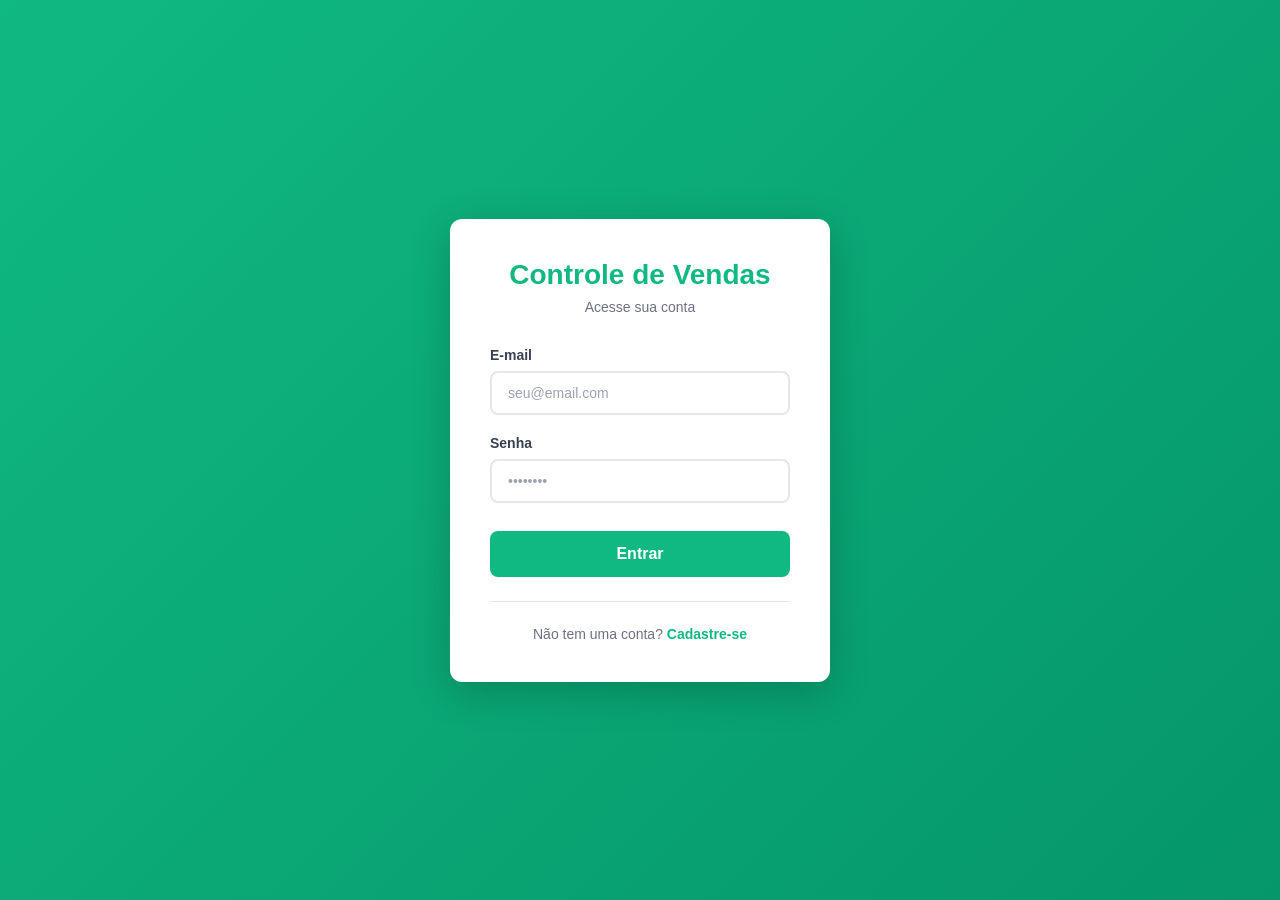
<file: src/main/resources/static/index.html>
<!DOCTYPE html>
<html lang="pt-BR">
<head>
    <meta charset="UTF-8">
    <meta name="viewport" content="width=device-width, initial-scale=1.0">
    <title>Dashboard - Controle de Vendas</title>
    <link rel="stylesheet" href="css/style.css">
</head>
<body>
    <div class="container">
        <!-- SIDEBAR -->
        <aside class="sidebar">
            <div class="sidebar-header">
                <h2>Menu</h2>
                <button id="btn-logout" class="btn-logout" onclick="logout()">Sair</button>
            </div>
            <nav class="sidebar-nav">
                <ul>
                    <li>
                        <a href="#" class="nav-item active" data-page="dashboard">
                            📊 Dashboard
                        </a>
                    </li>
                    <li>
                        <a href="#" class="nav-item" data-page="cadastro-cliente">
                            👤 Cadastrar Cliente
                        </a>
                    </li>
                    <li>
                        <a href="#" class="nav-item" data-page="cadastro-produto">
                            📦 Cadastrar Produto
                        </a>
                    </li>
                    <li>
                        <a href="#" class="nav-item" data-page="cadastro-venda">
                            💳 Cadastrar Venda
                        </a>
                    </li>
                    <li>
                        <a href="#" class="nav-item" data-page="listar-clientes">
                            📋 Listar Clientes
                        </a>
                    </li>
                    <li>
                        <a href="#" class="nav-item" data-page="listar-produtos">
                            📋 Listar Produtos
                        </a>
                    </li>
                </ul>
            </nav>
        </aside>
        <!-- CONTEÚDO DINÂMICO -->
        <main class="conteudo-principal">
            <div id="conteudo-dinamico">
                <!-- Dashboard inicial -->
                <div id="dashboard" class="page active">
                    <div class="page-header">
                        <h1>Dashboard</h1>
                    </div>
                    <div class="dashboard-content">
                        <div class="card">
                            <h3>Total de Clientes</h3>
                            <p class="numero" id="total-clientes">0</p>
                        </div>
                        <div class="card">
                            <h3>Total de Produtos</h3>
                            <p class="numero" id="total-produtos">0</p>
                        </div>
                        <div class="card">
                            <h3>Total de Vendas</h3>
                            <p class="numero" id="total-vendas">0</p>
                        </div>
                    </div>
                </div>
                <!-- Cadastro de Cliente -->
                <div id="cadastro-cliente" class="page">
                    <div class="page-header">
                        <h1>Cadastrar Cliente</h1>
                    </div>
                    <form id="form-cliente" class="form-container">
                        <div class="form-group">
                            <label for="cliente-nome">Nome:</label>
                            <input type="text" id="cliente-nome" name="nome" required>
                        </div>
                        <div class="form-group">
                            <label for="cliente-cpf">CPF:</label>
                            <input type="text" id="cliente-cpf" name="cpf" placeholder="000.000.000-00" required>
                        </div>
                        <div class="form-group">
                            <label for="cliente-telefone">Telefone:</label>
                            <input type="tel" id="cliente-telefone" name="telefone" required>
                        </div>
                        <div class="form-group">
                            <label for="cliente-tamanho">Tamanho:</label>
                            <input type="text" id="cliente-tamanho" name="tamanho" placeholder="P, M, G, etc..." required>
                        </div>
                        <div class="form-group">
                            <label for="cliente-foto">Foto do Cliente:</label>
                            <input type="file" id="cliente-foto" name="foto" accept="image/*" required>
                            <small>Selecione uma imagem para upload</small>
                        </div>
                        <!-- Seção de Endereços -->
                        <div class="endereco-section">
                            <div class="endereco-header">
                                <h3>Endereços</h3>
                                <button type="button" id="btn-adicionar-endereco" class="btn-add">+ Adicionar Endereço</button>
                            </div>
                            <div id="lista-enderecos" class="endereco-lista">
                                <!-- Endereços serão adicionados aqui dinamicamente -->
                            </div>
                        </div>
                        <button type="submit" class="btn-submit">Cadastrar Cliente</button>
                    </form>
                    <div id="mensagem-cliente" class="mensagem"></div>
                </div>
                <!-- Modal para Adicionar Endereço -->
                <div id="modal-endereco" class="modal">
                    <div class="modal-content">
                        <span class="modal-close">&times;</span>
                        <h2>Adicionar Endereço</h2>
                        <form id="form-endereco" class="form-endereco">
                            <div class="form-group">
                                <label for="endereco-nome">Nome do Endereço:</label>
                                <input type="text" id="endereco-nome" name="nome" placeholder="Ex: Casa, Trabalho" required>
                            </div>
                            <div class="form-group">
                                <label for="endereco-cpe">CEP:</label>
                                <input type="text" id="endereco-cpe" name="cpe" placeholder="00000-000" required>
                            </div>
                            <div class="form-group">
                                <label for="endereco-rua">Rua:</label>
                                <input type="text" id="endereco-rua" name="rua" required>
                            </div>
                            <div class="form-group">
                                <label for="endereco-numero">Número:</label>
                                <input type="text" id="endereco-numero" name="numero" required>
                            </div>
                            <div class="form-group">
                                <label for="endereco-referencia">Referência:</label>
                                <input type="text" id="endereco-referencia" name="referencia" placeholder="Opcional">
                            </div>
                            <div class="modal-buttons">
                                <button type="submit" class="btn-submit">Adicionar</button>
                                <button type="button" class="btn-cancel" id="btn-cancel-endereco">Cancelar</button>
                            </div>
                        </form>
                    </div>
                </div>
                <!-- Cadastro de Produto -->
                <div id="cadastro-produto" class="page">
                    <div class="page-header">
                        <h1>Cadastrar Produto</h1>
                    </div>
                    <form id="form-produto" class="form-container">
                        <div class="form-group">
                            <label for="produto-nome">Nome do Produto:</label>
                            <input type="text" id="produto-nome" name="nome" required>
                        </div>
                        <div class="form-group">
                            <label for="produto-descricao">Descrição:</label>
                            <textarea id="produto-descricao" name="descricao" rows="4"></textarea>
                        </div>
                        <div class="form-group">
                            <label for="produto-preco">Preço:</label>
                            <input type="number" id="produto-preco" name="preco" step="0.01" required>
                        </div>
                        <div class="form-group">
                            <label for="produto-quantidade">Quantidade em Estoque:</label>
                            <input type="number" id="produto-quantidade" name="quantidade" required>
                        </div>
                        <div class="form-group">
                            <label for="produto-foto">Foto do Produto:</label>
                            <input type="file" id="produto-foto" name="foto" accept="image/*">
                        </div>
                        <button type="submit" class="btn-submit">Cadastrar Produto</button>
                    </form>
                    <div id="mensagem-produto" class="mensagem"></div>
                </div>
                <!-- Cadastro de Venda -->
                <div id="cadastro-venda" class="page">
                    <div class="page-header">
                        <h1>Cadastrar Venda</h1>
                    </div>
                    <form id="form-venda" class="form-container">
                        <div class="form-group">
                            <label for="venda-cliente">Cliente:</label>
                            <select id="venda-cliente" name="clienteId" required>
                                <option value="">Selecione um cliente</option>
                            </select>
                        </div>
                        <div class="form-group">
                            <label for="venda-produto">Produto:</label>
                            <select id="venda-produto" name="produtoId" required>
                                <option value="">Selecione um produto</option>
                            </select>
                        </div>
                        <div class="form-group">
                            <label for="venda-quantidade">Quantidade:</label>
                            <input type="number" id="venda-quantidade" name="quantidade" required>
                        </div>
                        <div class="form-group">
                            <label for="venda-desconto">Desconto (%):</label>
                            <input type="number" id="venda-desconto" name="desconto" min="0" max="100" value="0">
                        </div>
                        <button type="submit" class="btn-submit">Registrar Venda</button>
                    </form>
                    <div id="mensagem-venda" class="mensagem"></div>
                </div>
                <!-- Listar Clientes -->
                <div id="listar-clientes" class="page">
                    <div class="page-header">
                        <h1>Lista de Clientes</h1>
                    </div>
                    <div id="tabela-clientes" class="tabela-lista">
                        <!-- Tabela de clientes será carregada aqui -->
                    </div>
                </div>
                <!-- Listar Produtos -->
                <div id="listar-produtos" class="page">
                    <div class="page-header">
                        <h1>Lista de Produtos</h1>
                    </div>
                    <div id="tabela-produtos" class="tabela-lista">
                        <!-- Tabela de produtos será carregada aqui -->
                    </div>
                </div>
            </div>
        </main>
    </div>
    <script src="javascript/script.js"></script>
</body>
</html>
</file>
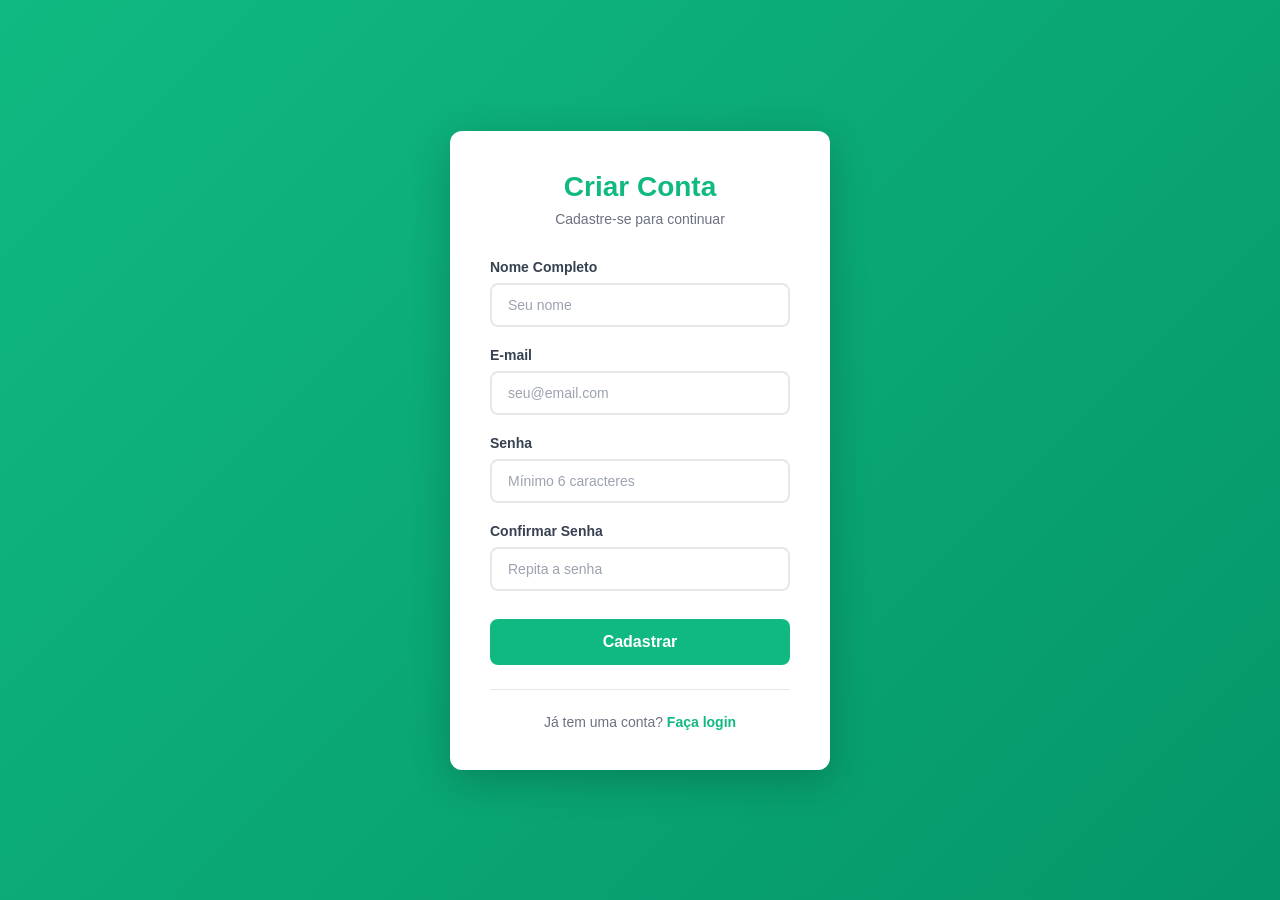
<file: src/main/resources/static/cadastro.html>
<!DOCTYPE html>
<html lang="pt-BR">
<head>
    <meta charset="UTF-8">
    <meta name="viewport" content="width=device-width, initial-scale=1.0">
    <title>Cadastro - Controle de Vendas</title>
    <link rel="stylesheet" href="css/auth.css">
</head>
<body>
    <div class="auth-container">
        <div class="auth-card">
            <div class="auth-header">
                <h1>Criar Conta</h1>
                <p>Cadastre-se para continuar</p>
            </div>
            <form id="cadastro-form" class="auth-form">
                <div class="form-group">
                    <label for="nome">Nome Completo</label>
                    <input type="text" id="nome" name="nome" required placeholder="Seu nome">
                </div>
                <div class="form-group">
                    <label for="email">E-mail</label>
                    <input type="email" id="email" name="email" required placeholder="seu@email.com">
                </div>
                <div class="form-group">
                    <label for="senha">Senha</label>
                    <input type="password" id="senha" name="senha" required placeholder="Mínimo 6 caracteres" minlength="6">
                </div>
                <div class="form-group">
                    <label for="confirmar-senha">Confirmar Senha</label>
                    <input type="password" id="confirmar-senha" name="confirmar-senha" required placeholder="Repita a senha">
                </div>
                <div id="mensagem-cadastro" class="mensagem"></div>
                <button type="submit" class="btn-submit">Cadastrar</button>
            </form>
            <div class="auth-footer">
                <p>Já tem uma conta? <a href="login.html">Faça login</a></p>
            </div>
        </div>
    </div>
    <script src="javascript/auth.js"></script>
</body>
</html>
</file>
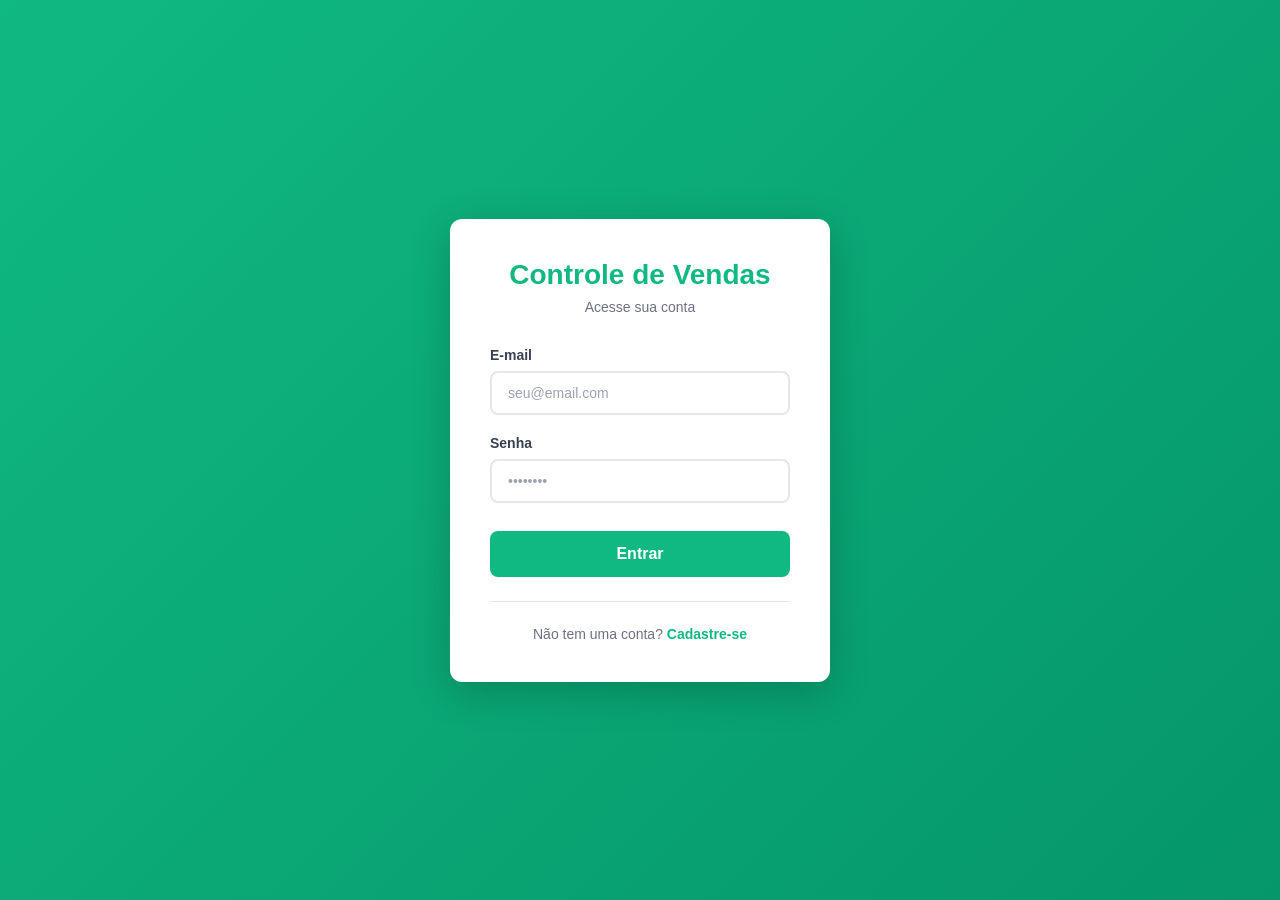
<file: src/main/resources/static/login.html>
<!DOCTYPE html>
<html lang="pt-BR">
<head>
    <meta charset="UTF-8">
    <meta name="viewport" content="width=device-width, initial-scale=1.0">
    <title>Login - Controle de Vendas</title>
    <link rel="stylesheet" href="css/auth.css">
</head>
<body>
    <div class="auth-container">
        <div class="auth-card">
            <div class="auth-header">
                <h1>Controle de Vendas</h1>
                <p>Acesse sua conta</p>
            </div>
            <form id="login-form" class="auth-form">
                <div class="form-group">
                    <label for="email">E-mail</label>
                    <input type="email" id="email" name="email" required placeholder="seu@email.com">
                </div>
                <div class="form-group">
                    <label for="senha">Senha</label>
                    <input type="password" id="senha" name="senha" required placeholder="••••••••">
                </div>
                <div id="mensagem-login" class="mensagem"></div>
                <button type="submit" class="btn-submit">Entrar</button>
            </form>
            <div class="auth-footer">
                <p>Não tem uma conta? <a href="cadastro.html">Cadastre-se</a></p>
            </div>
        </div>
    </div>
    <script src="javascript/auth.js"></script>
</body>
</html>
</file>
<file: src/main/resources/static/css/style.css>
/* ============================
   RESET E ESTILOS GLOBAIS
   ============================ */
* {
    margin: 0;
    padding: 0;
    box-sizing: border-box;
}

body {
    font-family: 'Segoe UI', Tahoma, Geneva, Verdana, sans-serif;
    background-color: #f9fafb;
    color: #333;
}

html, body, #conteudo-dinamico {
    height: 100%;
}

/* ============================
   LAYOUT PRINCIPAL
   ============================ */
.container {
    display: flex;
    height: 100vh;
    background-color: #ffffff;
}

/* ============================
   SIDEBAR (MENU LATERAL)
   ============================ */
.sidebar {
    width: 250px;
    background-color: #ffffff;
    border-right: 1px solid #e5e7eb;
    display: flex;
    flex-direction: column;
    box-shadow: 2px 0 8px rgba(0, 0, 0, 0.05);
}

.sidebar-header {
    padding: 24px 16px;
    border-bottom: 1px solid #e5e7eb;
}

.sidebar-header h2 {
    color: #10b981;
    font-size: 24px;
    font-weight: 600;
}

.btn-logout {
    margin-top: 12px;
    background-color: #fee2e2;
    color: #dc2626;
    border: none;
    padding: 8px 16px;
    border-radius: 6px;
    font-size: 12px;
    font-weight: 600;
    cursor: pointer;
    transition: all 0.3s ease;
    width: 100%;
}

.btn-logout:hover {
    background-color: #fecaca;
}

.sidebar-nav {
    flex: 1;
    padding: 16px 0;
}

.sidebar-nav ul {
    list-style: none;
}

.sidebar-nav li {
    margin: 0;
}

.nav-item {
    display: flex;
    align-items: center;
    padding: 12px 16px;
    color: #6b7280;
    text-decoration: none;
    transition: all 0.3s ease;
    border-left: 5px solid transparent;
    font-size: 14px;
    font-weight: 500;
    cursor: pointer;
}

.nav-item:hover {
    background-color: #f3f4f6;
    color: #10b981;
}

.nav-item.active {
    background-color: #d1fae5;
    color: #065f46;
    border-left-color: #10b981;
}

/* ============================
   CONTEÚDO PRINCIPAL
   ============================ */
.conteudo-principal {
    flex: 1;
    overflow-y: auto;
    padding: 32px;
    background-color: #f9fafb;
}

#conteudo-dinamico {
    width: 100%;
}

.page {
    display: none;
    animation: fadeIn 0.3s ease-in;
}

.page.active {
    display: block;
}

@keyframes fadeIn {
    from {
        opacity: 0;
        transform: translateY(10px);
    }
    to {
        opacity: 1;
        transform: translateY(0);
    }
}

.page-header {
    margin-bottom: 32px;
}

.page-header h1 {
    color: #111827;
    font-size: 32px;
    font-weight: 700;
}

/* ============================
   DASHBOARD
   ============================ */
.dashboard-content {
    display: grid;
    grid-template-columns: repeat(auto-fit, minmax(300px, 1fr));
    gap: 24px;
    margin-top: 24px;
}

.card {
    background-color: #ffffff;
    border-radius: 8px;
    padding: 24px;
    box-shadow: 0 1px 3px rgba(0, 0, 0, 0.1);
    transition: transform 0.3s ease, box-shadow 0.3s ease;
    border-left: 5px solid #10b981;
}

.card:hover {
    transform: translateY(-4px);
    box-shadow: 0 4px 12px rgba(0, 0, 0, 0.15);
}

.card h3 {
    color: #6b7280;
    font-size: 14px;
    font-weight: 600;
    text-transform: uppercase;
    letter-spacing: 0.5px;
    margin-bottom: 16px;
}

.card .numero {
    color: #10b981;
    font-size: 36px;
    font-weight: 700;
}

/* ============================
   FORMULÁRIOS
   ============================ */
.form-container {
    background-color: #ffffff;
    border-radius: 8px;
    padding: 32px;
    box-shadow: 0 1px 3px rgba(0, 0, 0, 0.1);
    max-width: 600px;
}

.form-endereco {
    padding: 0;
}

.form-group {
    margin-bottom: 20px;
    display: flex;
    flex-direction: column;
}

.form-group label {
    font-weight: 600;
    margin-bottom: 8px;
    color: #374151;
    font-size: 14px;
}

.form-group input,
.form-group textarea,
.form-group select {
    padding: 10px 12px;
    border: 1px solid #e5e7eb;
    border-radius: 6px;
    font-size: 14px;
    font-family: inherit;
    transition: border-color 0.3s ease, box-shadow 0.3s ease;
}

.form-group input:focus,
.form-group textarea:focus,
.form-group select:focus {
    outline: none;
    border-color: #10b981;
    box-shadow: 0 0 0 3px rgba(16, 185, 129, 0.1);
}

.form-group textarea {
    resize: vertical;
    min-height: 100px;
}

.form-group small {
    font-size: 12px;
    color: #6b7280;
    margin-top: 4px;
}

/* ============================
   SEÇÃO DE ENDEREÇOS
   ============================ */
.endereco-section {
    margin: 32px 0;
    padding: 24px;
    background-color: #f9fafb;
    border-radius: 8px;
    border: 2px solid #e5e7eb;
}

.endereco-header {
    display: flex;
    justify-content: space-between;
    align-items: center;
    margin-bottom: 20px;
}

.endereco-header h3 {
    color: #111827;
    font-size: 18px;
    margin: 0;
}

.btn-add {
    background-color: #10b981;
    color: white;
    border: none;
    padding: 8px 16px;
    border-radius: 6px;
    font-size: 14px;
    font-weight: 600;
    cursor: pointer;
    transition: background-color 0.3s ease;
}

.btn-add:hover {
    background-color: #059669;
}

.endereco-lista {
    display: grid;
    grid-template-columns: repeat(auto-fill, minmax(250px, 1fr));
    gap: 12px;
}

.endereco-card {
    background-color: #ffffff;
    border: 1px solid #e5e7eb;
    border-radius: 6px;
    padding: 16px;
    position: relative;
    transition: box-shadow 0.3s ease;
}

.endereco-card:hover {
    box-shadow: 0 2px 8px rgba(0, 0, 0, 0.1);
}

.endereco-card h4 {
    margin: 0 0 8px 0;
    color: #10b981;
    font-size: 14px;
    font-weight: 600;
}

.endereco-card p {
    margin: 4px 0;
    font-size: 13px;
    color: #6b7280;
}

.endereco-remove {
    position: absolute;
    top: 8px;
    right: 8px;
    background-color: #ef4444;
    color: white;
    border: none;
    width: 24px;
    height: 24px;
    border-radius: 50%;
    cursor: pointer;
    font-size: 16px;
    display: flex;
    align-items: center;
    justify-content: center;
    transition: background-color 0.3s ease;
}

.endereco-remove:hover {
    background-color: #dc2626;
}

/* ============================
   MODAL
   ============================ */
.modal {
    display: none;
    position: fixed;
    z-index: 1000;
    left: 0;
    top: 0;
    width: 100%;
    height: 100%;
    background-color: rgba(0, 0, 0, 0.5);
    animation: fadeIn 0.3s ease;
}

.modal.active {
    display: flex;
    align-items: center;
    justify-content: center;
}

.modal-content {
    background-color: #ffffff;
    padding: 32px;
    border-radius: 8px;
    box-shadow: 0 10px 40px rgba(0, 0, 0, 0.2);
    max-width: 500px;
    width: 90%;
    position: relative;
    animation: slideIn 0.3s ease;
}

.modal-close {
    position: absolute;
    right: 16px;
    top: 16px;
    font-size: 28px;
    font-weight: bold;
    color: #6b7280;
    cursor: pointer;
    transition: color 0.3s ease;
}

.modal-close:hover {
    color: #111827;
}

.modal-content h2 {
    margin-top: 0;
    margin-bottom: 20px;
    color: #111827;
}

.modal-buttons {
    display: flex;
    gap: 12px;
    margin-top: 24px;
}

.btn-cancel {
    flex: 1;
    background-color: #e5e7eb;
    color: #374151;
    padding: 12px 24px;
    border: none;
    border-radius: 6px;
    font-size: 16px;
    font-weight: 600;
    cursor: pointer;
    transition: background-color 0.3s ease;
}

.btn-cancel:hover {
    background-color: #d1d5db;
}

@keyframes slideIn {
    from {
        transform: translateY(-50px);
        opacity: 0;
    }
    to {
        transform: translateY(0);
        opacity: 1;
    }
}

/* ============================
   BOTÕES
   ============================ */
.btn-submit {
    background-color: #10b981;
    color: #ffffff;
    padding: 12px 24px;
    border: none;
    border-radius: 6px;
    font-size: 16px;
    font-weight: 600;
    cursor: pointer;
    transition: all 0.3s ease;
    margin-top: 12px;
}

.btn-submit:hover {
    background-color: #059669;
    box-shadow: 0 4px 12px rgba(16, 185, 129, 0.3);
}

.btn-submit:active {
    transform: scale(0.98);
}

/* ============================
   MENSAGENS
   ============================ */
.mensagem {
    margin-top: 20px;
    padding: 16px;
    border-radius: 6px;
    font-size: 14px;
    font-weight: 500;
    display: none;
}

.mensagem.success {
    display: block;
    background-color: #d1fae5;
    color: #065f46;
    border-left: 4px solid #10b981;
}

.mensagem.error {
    display: block;
    background-color: #fee2e2;
    color: #7f1d1d;
    border-left: 4px solid #ef4444;
}

/* ============================
   RESPONSIVIDADE
   ============================ */
@media (max-width: 768px) {
    .container {
        flex-direction: column;
    }

    .sidebar {
        width: 100%;
        border-right: none;
        border-bottom: 1px solid #e5e7eb;
        flex-direction: row;
    }

    .sidebar-header {
        border-bottom: none;
        border-right: 1px solid #e5e7eb;
        padding: 16px;
    }

    .sidebar-nav {
        padding: 0;
        flex: 1;
    }

    .sidebar-nav ul {
        display: flex;
        flex-direction: row;
    }

    .sidebar-nav li {
        flex: 1;
    }

    .nav-item {
        justify-content: center;
        border-left: none;
        border-bottom: 5px solid transparent;
    }

    .nav-item.active {
        border-left: none;
        border-bottom-color: #10b981;
    }

    .conteudo-principal {
        padding: 16px;
    }

    .dashboard-content {
        grid-template-columns: 1fr;
    }

    .form-container {
        padding: 16px;
    }
}

@media (max-width: 480px) {
    .page-header h1 {
        font-size: 24px;
    }

    .card {
        padding: 16px;
    }

    .card .numero {
        font-size: 28px;
    }

    .form-container {
        padding: 12px;
    }
}
</file>
<file: src/main/resources/static/css/auth.css>
* {
    margin: 0;
    padding: 0;
    box-sizing: border-box;
}

body {
    font-family: 'Segoe UI', Tahoma, Geneva, Verdana, sans-serif;
    background: linear-gradient(135deg, #10b981 0%, #059669 100%);
    min-height: 100vh;
    display: flex;
    align-items: center;
    justify-content: center;
}

.auth-container {
    width: 100%;
    max-width: 420px;
    padding: 20px;
}

.auth-card {
    background-color: #ffffff;
    border-radius: 12px;
    box-shadow: 0 10px 40px rgba(0, 0, 0, 0.2);
    padding: 40px;
    animation: slideUp 0.5s ease;
}

@keyframes slideUp {
    from {
        opacity: 0;
        transform: translateY(30px);
    }
    to {
        opacity: 1;
        transform: translateY(0);
    }
}

.auth-header {
    text-align: center;
    margin-bottom: 32px;
}

.auth-header h1 {
    color: #10b981;
    font-size: 28px;
    font-weight: 700;
    margin-bottom: 8px;
}

.auth-header p {
    color: #6b7280;
    font-size: 14px;
}

.auth-form {
    display: flex;
    flex-direction: column;
    gap: 20px;
}

.form-group {
    display: flex;
    flex-direction: column;
}

.form-group label {
    font-weight: 600;
    margin-bottom: 8px;
    color: #374151;
    font-size: 14px;
}

.form-group input {
    padding: 12px 16px;
    border: 2px solid #e5e7eb;
    border-radius: 8px;
    font-size: 14px;
    transition: all 0.3s ease;
}

.form-group input:focus {
    outline: none;
    border-color: #10b981;
    box-shadow: 0 0 0 3px rgba(16, 185, 129, 0.1);
}

.form-group input::placeholder {
    color: #9ca3af;
}

.btn-submit {
    background-color: #10b981;
    color: #ffffff;
    padding: 14px 24px;
    border: none;
    border-radius: 8px;
    font-size: 16px;
    font-weight: 600;
    cursor: pointer;
    transition: all 0.3s ease;
    margin-top: 8px;
}

.btn-submit:hover {
    background-color: #059669;
    box-shadow: 0 4px 12px rgba(16, 185, 129, 0.4);
}

.btn-submit:active {
    transform: scale(0.98);
}

.btn-submit:disabled {
    background-color: #9ca3af;
    cursor: not-allowed;
}

.mensagem {
    padding: 12px 16px;
    border-radius: 8px;
    font-size: 14px;
    font-weight: 500;
    display: none;
    text-align: center;
}

.mensagem.success {
    display: block;
    background-color: #d1fae5;
    color: #065f46;
    border: 1px solid #10b981;
}

.mensagem.error {
    display: block;
    background-color: #fee2e2;
    color: #7f1d1d;
    border: 1px solid #ef4444;
}

.auth-footer {
    text-align: center;
    margin-top: 24px;
    padding-top: 24px;
    border-top: 1px solid #e5e7eb;
}

.auth-footer p {
    color: #6b7280;
    font-size: 14px;
}

.auth-footer a {
    color: #10b981;
    text-decoration: none;
    font-weight: 600;
    transition: color 0.3s ease;
}

.auth-footer a:hover {
    color: #059669;
    text-decoration: underline;
}

@media (max-width: 480px) {
    .auth-card {
        padding: 24px;
    }
    
    .auth-header h1 {
        font-size: 24px;
    }
}
</file>
